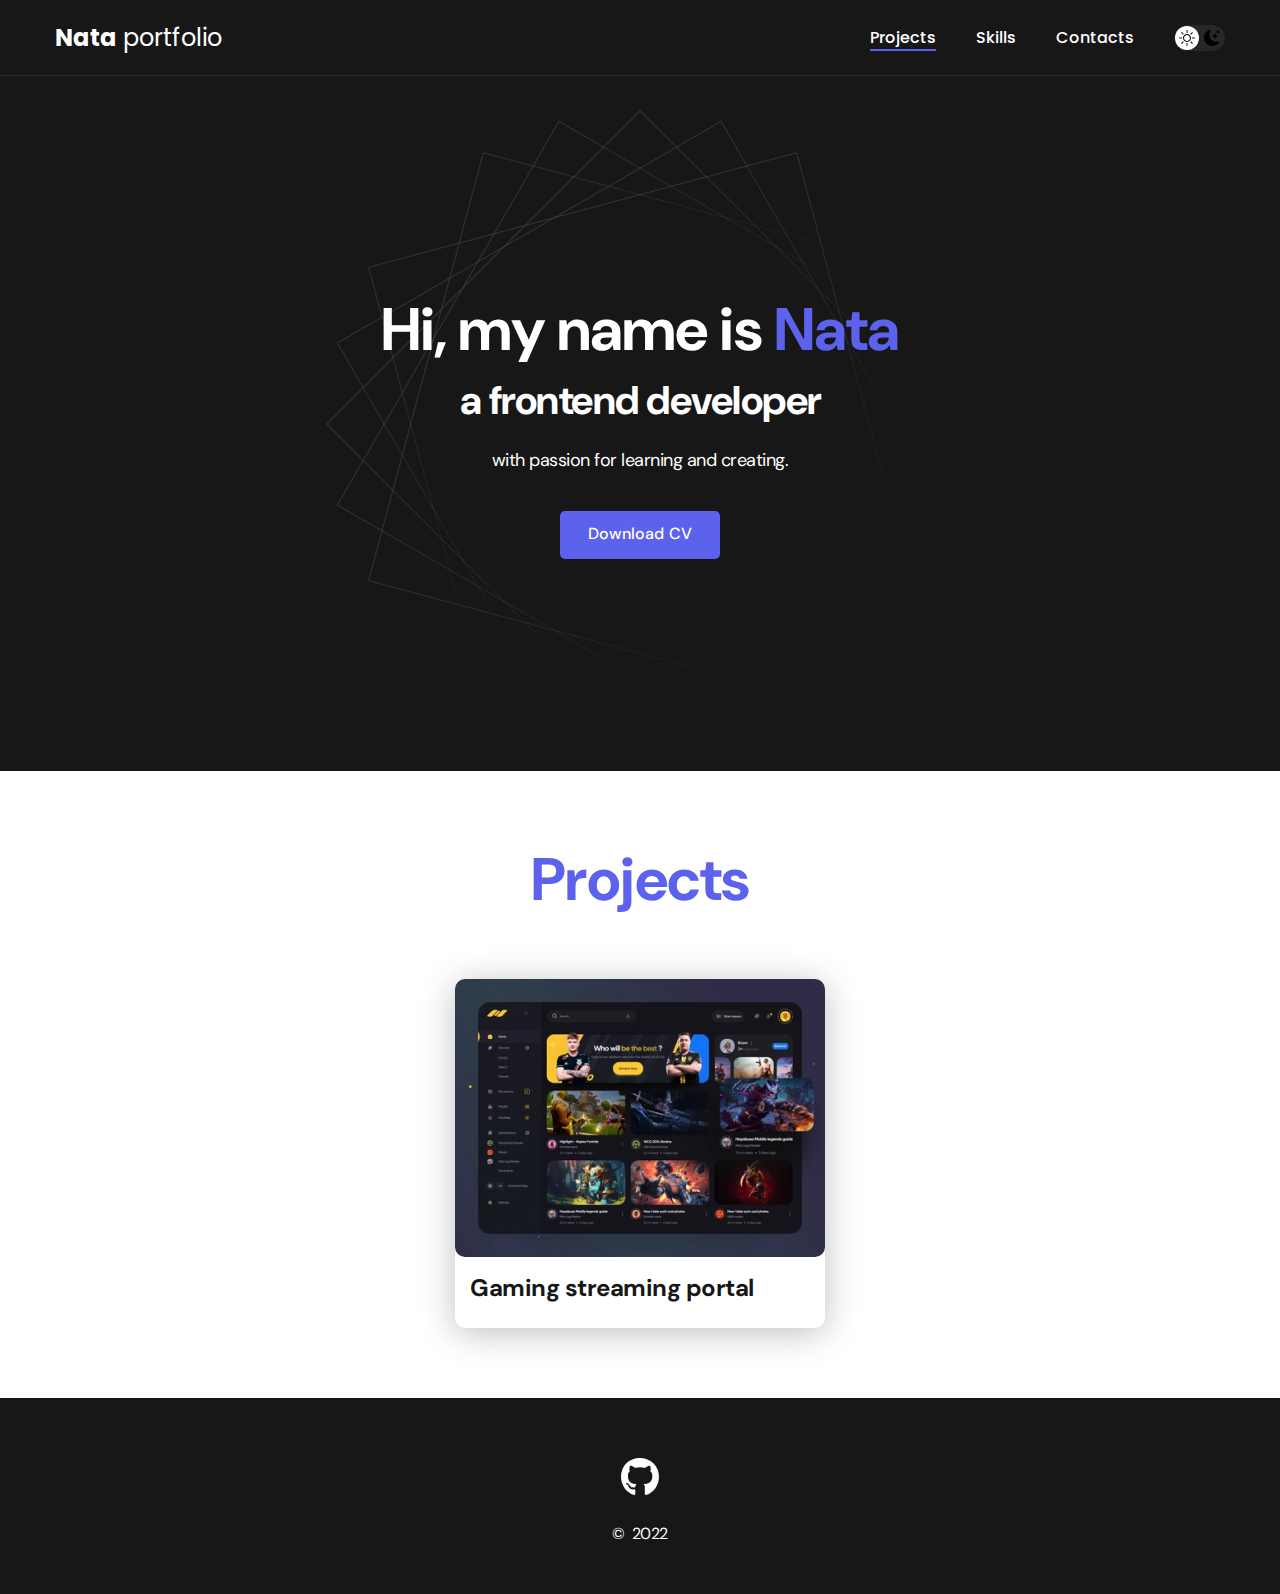
<file: index.html>
<!DOCTYPE html>
<html lang="en">
<head>
    <meta charset="UTF-8">
    <meta http-equiv="X-UA-Compatible" content="IE=edge">
    <meta name="viewport" content="width=device-width, initial-scale=1.0">
    <title>Portfolio</title>
    <link rel="stylesheet" href="./css/main.css">
</head>
<body>
    <nav class="nav">
        <div class="container">
            <div class="nav-row">
                <a href="./index.html" class="logo"> <strong>Nata</strong> portfolio</a>
                
                <button class="dark-mode-btn">
                    <img src="./img/icons/icon-sun.svg" alt="Light mode" class="dark-mode-btn__icon">
                    <img src="./img/icons/icon-moon.svg" alt="Dark mode" class="dark-mode-btn__icon">
                </button>

                <ul class="nav-list">
                    <li class="nav-list__item">
                        <a href="./index.html" class="nav-list__link nav-list__link--active">Projects</a>
                    </li>
                    <li class="nav-list__item">
                        <a href="./skills.html" class="nav-list__link">Skills</a>
                    </li>
                    <li class="nav-list__item">
                        <a href="./contacts.html" class="nav-list__link">Contacts</a>
                    </li>
                </ul>
            </div>
        </div>
    </nav>

    <header class="header">
        <div class="header__wrapper">
            <h1 class="header__title">
                <strong>Hi, my name is <em>Nata</em></strong><br>
                a frontend developer
            </h1>
            <div class="header__text">
                <p>with passion for learning and creating.</p>
            </div>
            <a href="#!" class="btn">Download CV</a>
        </div>
    </header>

    <main class="section">
        <div class="container">
            <h2 class="title-1">Projects</h2>
            <ul class="projects">
                <li class="project">
                    <a href="./project-page.html">
                        <img src="./img/projects/01.jpg" alt="Project img" class="project__img">
                        <h3 class="project__title">Gaming streaming portal</h3>
                    </a>
                </li>
            </ul>
        </div>
    </main>

    <footer class="footer">
        <div class="container">
            <div class="footer__wrapper">
                <ul class="social">
                    <li class="social__item">
                        <a href="https://github.com/nata-naumova" target="_blank"><img src="./img/icons/icon-GitHub.svg" alt="Link"></a>
                    </li>
                </ul>
                <div class="copyright">
                    <p>&copy;&nbsp; 2022</p>
                </div>
            </div>
        </div>
    </footer>

    <script src="./js/main.js"></script>

</body>
</html>
</file>
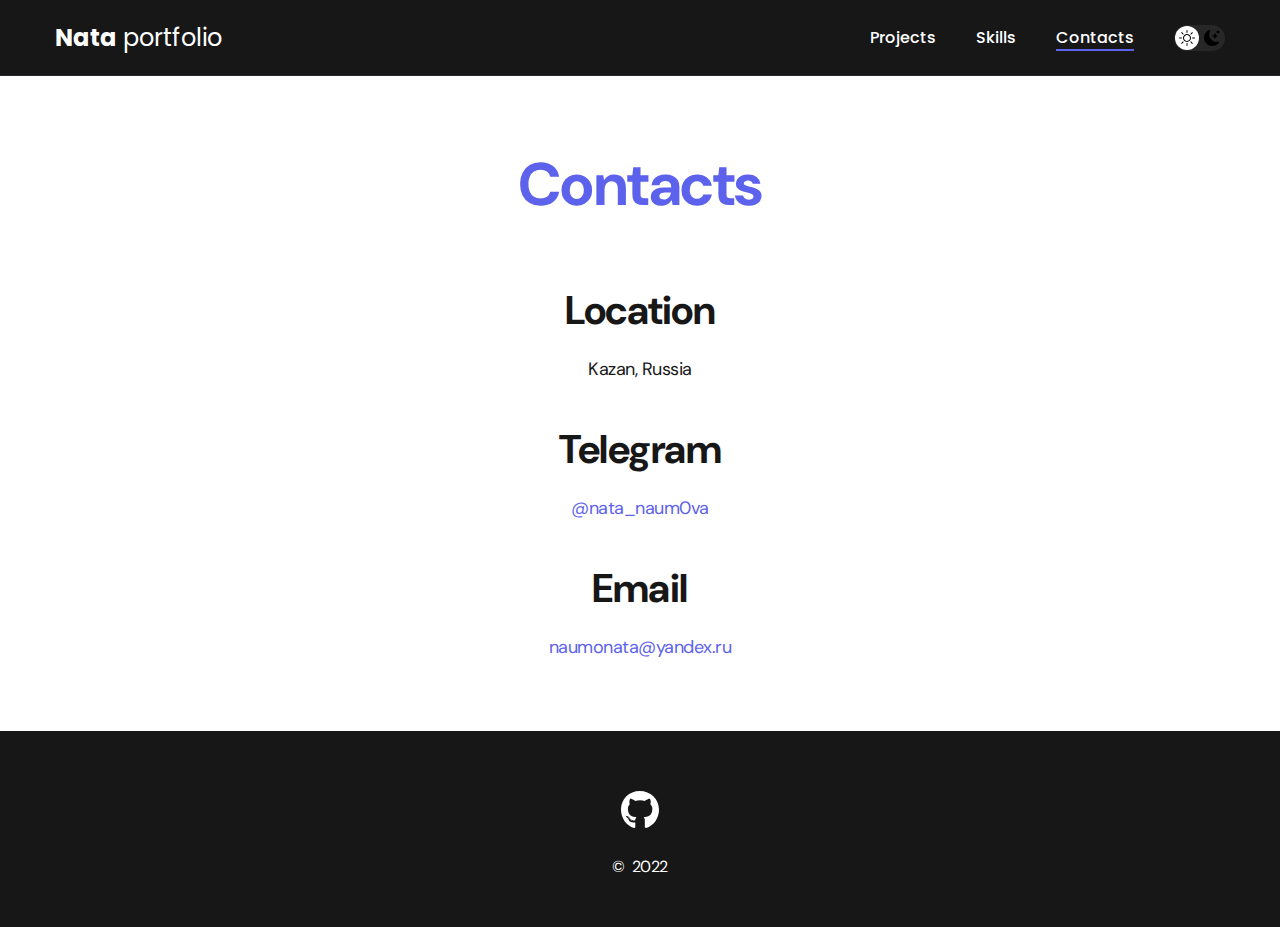
<file: contacts.html>
<!DOCTYPE html>
<html lang="en">
<head>
    <meta charset="UTF-8">
    <meta http-equiv="X-UA-Compatible" content="IE=edge">
    <meta name="viewport" content="width=device-width, initial-scale=1.0">
    <title>Portfolio</title>
    <link rel="stylesheet" href="./css/main.css">
</head>
<body>
    <nav class="nav">
        <div class="container">
            <div class="nav-row">
                <a href="./index.html" class="logo"><strong>Nata</strong> portfolio</a>

                <button class="dark-mode-btn">
                    <img src="./img/icons/icon-sun.svg" alt="Light mode" class="dark-mode-btn__icon">
                    <img src="./img/icons/icon-moon.svg" alt="Dark mode" class="dark-mode-btn__icon">
                </button>

                <ul class="nav-list">
                    <li class="nav-list__item">
                        <a href="./index.html" class="nav-list__link">Projects</a>
                    </li>
                    <li class="nav-list__item">
                        <a href="./skills.html" class="nav-list__link">Skills</a>
                    </li>
                    <li class="nav-list__item">
                        <a href="./contacts.html" class="nav-list__link nav-list__link--active">Contacts</a>
                    </li>
                </ul>
            </div>
        </div>
    </nav>

    <main class="section">
        <div class="container">
            <h1 class="title-1">Contacts</h1>
            <ul class="content-list">
                <li class="content-list__item">
                    <h2 class="title-2">Location</h2>
                    <p>Kazan, Russia</p>
                </li>
                <li class="content-list__item">
                    <h2 class="title-2">Telegram</h2>
                    <p><a href="https://t.me/nata_naum0va" target="_blank">@nata_naum0va</a></p>
                </li>
                <li class="content-list__item">
                    <h2 class="title-2">Email</h2>
                    <p><a href="mailto:naumonata@yandex.ru">naumonata@yandex.ru</a> </p>
                </li>
            </ul>
        </div>
    </main>

    <footer class="footer">
        <div class="container">
            <div class="footer__wrapper">
                <ul class="social">
                    <li class="social__item">
                        <a href="https://github.com/nata-naumova" target="_blank"><img src="./img/icons/icon-GitHub.svg" alt="Link"></a>
                    </li>
                </ul>
                <div class="copyright">
                    <p>&copy;&nbsp; 2022</p>
                </div>
            </div>
        </div>
    </footer>

    <script src="./js/main.js"></script>

</body>
</html>
</file>
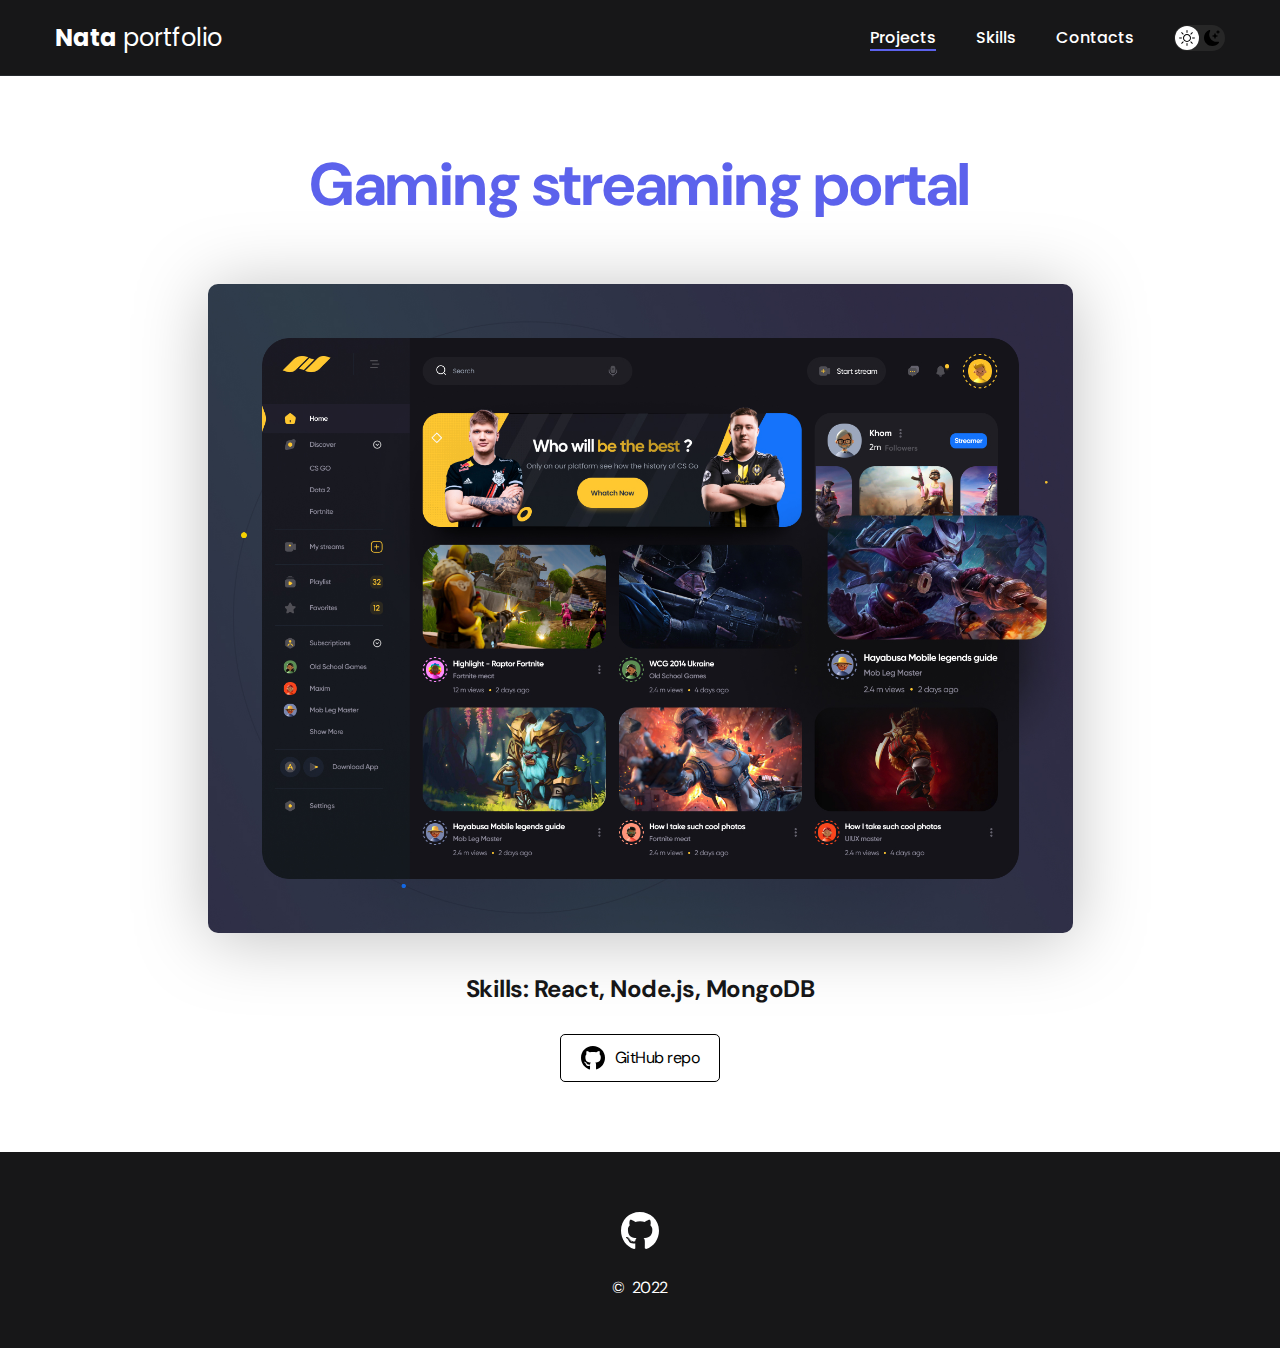
<file: project-page.html>
<!DOCTYPE html>
<html lang="en">
<head>
    <meta charset="UTF-8">
    <meta http-equiv="X-UA-Compatible" content="IE=edge">
    <meta name="viewport" content="width=device-width, initial-scale=1.0">
    <title>Portfolio</title>
    <link rel="stylesheet" href="./css/main.css">
</head>
<body>
    <nav class="nav">
        <div class="container">
            <div class="nav-row">
                <a href="./index.html" class="logo"> <strong>Nata</strong> portfolio</a>

                <button class="dark-mode-btn">
                    <img src="./img/icons/icon-sun.svg" alt="Light mode" class="dark-mode-btn__icon">
                    <img src="./img/icons/icon-moon.svg" alt="Dark mode" class="dark-mode-btn__icon">
                </button>

                <ul class="nav-list">
                    <li class="nav-list__item">
                        <a href="./index.html" class="nav-list__link nav-list__link--active">Projects</a>
                    </li>
                    <li class="nav-list__item">
                        <a href="./skills.html" class="nav-list__link">Skills</a>
                    </li>
                    <li class="nav-list__item">
                        <a href="./contacts.html" class="nav-list__link">Contacts</a>
                    </li>
                </ul>
            </div>
        </div>
    </nav>

    <main class="section">
        <div class="container">
            <div class="project-details">
                <h1 class="title-1">Gaming streaming portal</h1>
                <img src="./img/projects/01-big.jpg" alt="Detail img" class="project-details__cover">
                <div class="project-details__desc">
                    <p>Skills: React, Node.js, MongoDB</p>
                </div>
                <a href="#!" class="btn-outline">
                    <img src="./img/icons/icon-GitHub-black.svg" alt="icon-github">
                    GitHub repo
                </a>
            </div>

        </div>
    </main>

    <footer class="footer">
        <div class="container">
            <div class="footer__wrapper">
                <ul class="social">
                    <li class="social__item">
                        <a href="https://github.com/nata-naumova" target="_blank"><img src="./img/icons/icon-GitHub.svg" alt="Link"></a>
                    </li>
                </ul>
                <div class="copyright">
                    <p>&copy;&nbsp; 2022</p>
                </div>
            </div>
        </div>
    </footer>

    <script src="./js/main.js"></script>
    
</body>
</html>
</file>
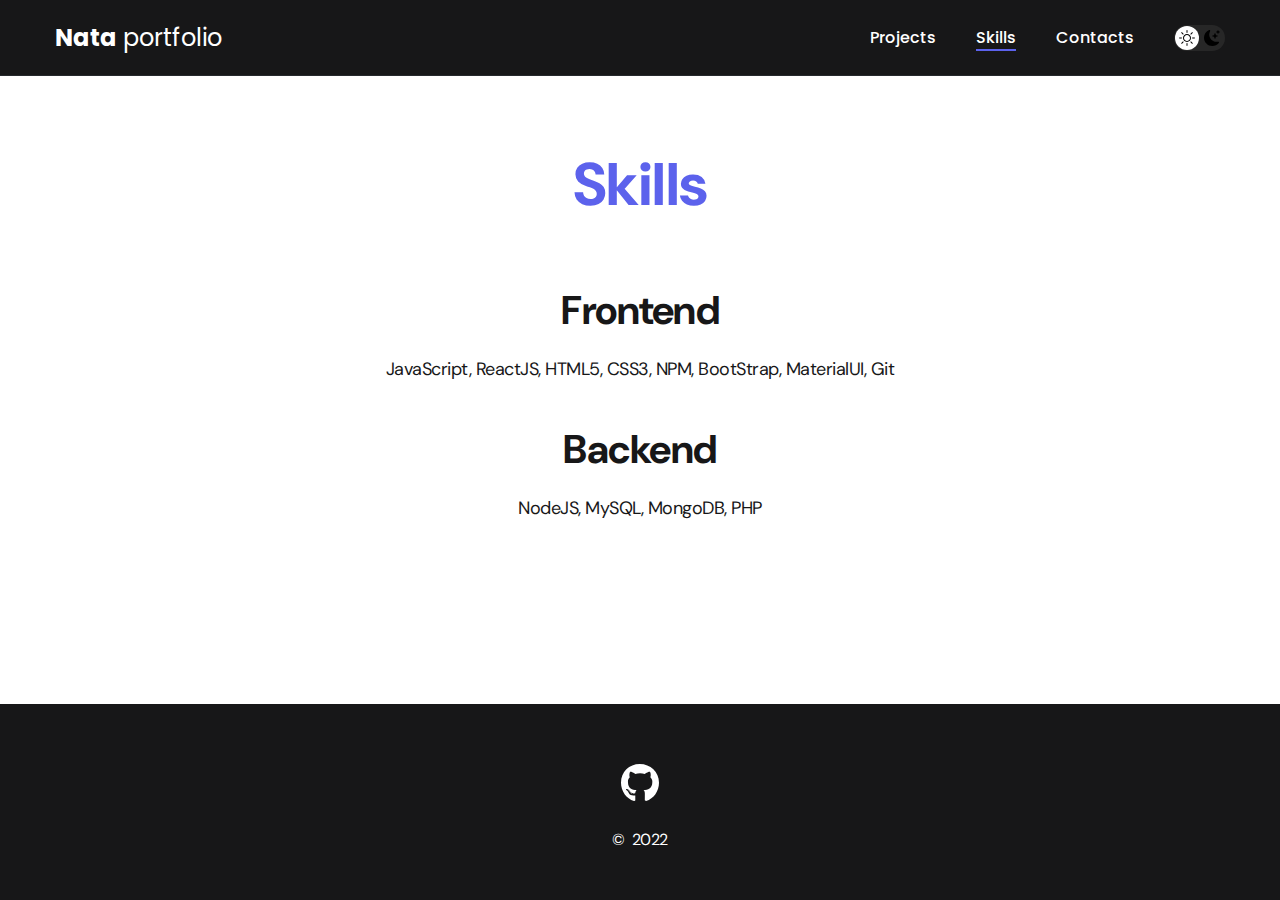
<file: skills.html>
<!DOCTYPE html>
<html lang="en">
<head>
    <meta charset="UTF-8">
    <meta http-equiv="X-UA-Compatible" content="IE=edge">
    <meta name="viewport" content="width=device-width, initial-scale=1.0">
    <title>Portfolio</title>
    <link rel="stylesheet" href="./css/main.css">
</head>
<body>
    <nav class="nav">
        <div class="container">
            <div class="nav-row">
                <a href="./index.html" class="logo"> <strong>Nata</strong> portfolio</a>

                <button class="dark-mode-btn">
                    <img src="./img/icons/icon-sun.svg" alt="Light mode" class="dark-mode-btn__icon">
                    <img src="./img/icons/icon-moon.svg" alt="Dark mode" class="dark-mode-btn__icon">
                </button>
                
                <ul class="nav-list">
                    <li class="nav-list__item">
                        <a href="./index.html" class="nav-list__link">Projects</a>
                    </li>
                    <li class="nav-list__item">
                        <a href="./skills.html" class="nav-list__link nav-list__link--active">Skills</a>
                    </li>
                    <li class="nav-list__item">
                        <a href="./contacts.html" class="nav-list__link">Contacts</a>
                    </li>
                </ul>
            </div>
        </div>
    </nav>

    <main class="section">
        <div class="container">
            <h1 class="title-1">Skills</h1>
            <ul class="content-list">
                <li class="content-list__item">
                    <h2 class="title-2">Frontend</h2>
                    <p>JavaScript, ReactJS, HTML5, CSS3, NPM, BootStrap, MaterialUI, Git</p>
                </li>
                <li class="content-list__item">
                    <h2 class="title-2">Backend</h2>
                    <p>NodeJS, MySQL, MongoDB, PHP</p>
                </li>
            </ul>
        </div>
    </main>

    <footer class="footer">
        <div class="container">
            <div class="footer__wrapper">
                <ul class="social">
                    <li class="social__item">
                        <a href="https://github.com/nata-naumova" target="_blank"><img src="./img/icons/icon-GitHub.svg" alt="Link"></a>
                    </li>
                </ul>
                <div class="copyright">
                    <p>&copy;&nbsp; 2022</p>
                </div>
            </div>
        </div>
    </footer>

    <script src="./js/main.js"></script>
    
</body>
</html>
</file>
<file: css/main.css>
@import "./reset.css";
@import url('https://fonts.googleapis.com/css2?family=DM+Sans:wght@400;500;700&family=Poppins:wght@400;500;700&display=swap');

/*
    font-family: 'DM Sans', sans-serif;
    font-family: 'Poppins', sans-serif;
*/

:root {
    --blackpure: #000000;
    --black-clr: #171718;
    --white-clr: #ffffff;
    --black-border: #26292D;
    --purple-clr: #5C62EC;

    --text-clr: var(--black-clr);
    --dark-bg: var(--black-clr);
    --dark-border: var(--black-border);
    --header-text: var(--white-clr);
    --accent-clr: var(--purple-clr);

    /* Light mode */
    --page-bg: var(--white-clr);
    --text-clr: var(--black-clr);

    --title-1: var(--accent-clr);

    --project-card-bg: var(--white-clr);
    --project-card-text: var(--black-clr);
    --box-shadow: 0px 5px 35px rgba(0, 0, 0, 0.25);

}

.dark {
    /* Dark mode */
    --page-bg: #252526;
    --text-clr: var(--white-clr);

    --title-1: var(--white-clr);

    --project-card-bg: var(--black-clr);
    --project-card-text: var(--white-clr);
    --box-shadow: 0px 5px 35px rgba(0, 0, 0, 0.8);
}

html, body {
    display: flex;
    flex-direction: column;
    min-height: 100vh;
    
    font-family: 'DM Sans', sans-serif;
    letter-spacing: -0.5px;
    
    /* Light mode */
    background-color: var(--page-bg);
    color: var(--text-clr);
}


/* General */
.section {
    padding: 70px 0;
}

.container {
    max-width: 1200px;
    width: 100%;
    padding: 0 15px;
    margin: 0 auto;
}

.title-1 {
    margin-bottom: 60px;
    font-size: 60px;
    font-weight: 700;
    line-height: 1.3;
    color: var(--title-1);
    text-align: center;
}

.title-2 {
    margin-bottom: 20px;
    font-weight: 700;
    font-size: 40px;
    line-height: 1.3;
}

/* Nav */

.nav {
    padding: 20px 0;
    border-bottom: 1px solid var(--dark-border);
    background-color: var(--dark-bg);
    color: var(--header-text);
    letter-spacing: normal;
}
.nav-row {
    display: flex;
    align-items: center;
    justify-content: flex-end;
    column-gap: 40px;
    row-gap: 20px;
    flex-wrap: wrap;
}

.logo {
    margin-right: auto;
    font-family: 'Poppins', sans-serif;
    color: var(--header-text);
    font-size: 24px;
}

.logo strong {
    font-weight: 700;
}

.nav-list {
    display: flex;
    flex-wrap: wrap;
    align-items: center;
    row-gap: 10px;
    font-family: 'Poppins', sans-serif;
    column-gap: 40px;
    font-size: 16px;
    font-weight: 500;
}

.nav-list__link {
    color: var(--header-text);
    transition: opacity 0.3s ease;
}

.nav-list__link:hover {
    opacity: 0.8;
}

.nav-list__link--active {
    position: relative;
}
.nav-list__link--active::before {
    content: '';
    position: absolute;
    top: 100%;
    left: 0;

    display: block;
    height: 2px;
    width: 100%;
    background-color: var(--accent-clr);
}

/* Dark mode btn */
.dark-mode-btn {
    order: 9;
    display: flex;
    justify-content: space-between;
    width: 51px;
    height: 26px;
    padding: 5px;
    background-color: #272727;
    border-radius: 50px;
    position: relative;
}

.dark-mode-btn::before {
    content: '';
    position: absolute;
    top: 1px;
    left: 1px;
    display: block;
    width: 24px;
    height: 24px;
    border-radius: 50%;
    background-color: var(--white-clr);
    transition:  left 0.2s ease-in;
}

.dark-mode-btn--active::before {
    left: 26px;
}

.dark-mode-btn__icon {
    position: relative;
    z-index: 9;
}

/* Header */
.header {
    padding: 40px 0;
    min-height: 695px;
    background-color: var(--dark-bg);
    background-image: url('./../img/header-bg.png');
    background-repeat: no-repeat;
    background-size: auto;
    background-position: center center;

    color: var(--header-text);
    display: flex;
    align-items: center;
    justify-content: center;
    text-align: center;
}
.header__wrapper {
    max-width: 660px;
    padding: 0 15px;
}
.header__title {
    font-family: 'DM Sans';
    font-weight: 700;
    font-size: 40px;
    line-height: 1.4;
    margin-bottom: 20px;
}
.header__title strong {
    font-size: 60px;
    font-weight: 700;
}

.header__title em {
    font-style: normal;
    color: var(--accent-clr);
}

.header__text {
    font-size: 18px;
    line-height: 1.333;
    margin-bottom: 40px;
}

.header__text p + p {
    margin-top: 0.5em;
}

/* Btn */

.btn {
    display: inline-block;
    height: 48px;
    padding: 12px 28px;
    border-radius: 5px;
    background-color: var(--accent-clr);
    color: var(--white-clr);
    letter-spacing: 0.15px;
    font-size: 16px;
    font-weight: 500;
    transition: opacity 0.3s ease;
}

.btn:hover {
    opacity: 0.8;
}

.btn:active {
    position: relative;
    top: 1px;
}

/* Btn outline */
.btn-outline {
    display: flex;
    align-items: center;
    column-gap: 10px;

    height: 48px;
    padding: 12px 20px;

    border-radius: 5px;
    border: 1px solid var(--blackpure);
    background-color: var(--white-clr);
    color: var(--blackpure);
    transition: opacity 0.3s ease;
}

.btn-outline:hover {
    opacity: 0.8;
}

.btn-outline:active {
    position: relative;
    top: 1px;
}

/* Projects */
.projects {
    display: flex;
    justify-content: center;
    flex-wrap: wrap;
    gap: 30px;
}

.project {
    max-width: 370px;
    background-color: var(--project-card-bg);
    box-shadow: var(--box-shadow);
    border-radius: 10px;
}

.project__img {
    border-radius: 10px;
}

.project__title {
    margin: 15px 15px 25px;
    font-weight: 700;
    font-size: 24px;
    line-height: 1.3;
    color: var(--project-card-text);
}

/* Project details */
.project-details {
    max-width: 865px;
    margin: 0 auto;
    display: flex;
    flex-direction: column;
    align-items: center;
    text-align: center;
}
.project-details__cover {
    max-width: 100%;
    margin-bottom: 40px;
    filter: drop-shadow(0px 5px 35px rgba(0, 0, 0, 0.25));
    border-radius: 10px;
}
.project-details__desc {
    margin-bottom: 30px;
    font-weight: 700;
    font-size: 24px;
    line-height: 1.3;
}

/* Content list */
.content-list {
    margin: 0 auto;
    max-width: 570px;
    display: flex;
    flex-direction: column;
    align-items: center;
    text-align: center;
    row-gap: 40px;
}

.content-list a {
    color: var(--accent-clr);
}

.content-list__item {
    font-size: 18px;
    line-height: 1.5;
}

.content-list__item p + p {
    margin-top: 0.5em;
}

/* Footer */
.footer {
    margin-top: auto;
    background-color: var(--dark-bg);
    padding: 60px 0 50px;
    color: var(--header-text);
}

.footer__wrapper {
    display: flex;
    flex-direction: column;
    align-items: center;
    row-gap: 27px;
}

.social {
    display: flex;
    align-items: center;
    column-gap: 30px;
}

.copyright {
    font-size: 16px;
}
.copyright p + p {
    margin-top: 0.5em;
}

@media (max-width: 620px) {
    .nav-row {
        justify-content: space-between;
    }
    .dark-mode-btn {
        order: 0;
    }
    .header {
        min-height: unset;
    }
    .header__title {
        font-size: 30px;
    }
    .header__title strong {
        font-size: 40px;
    }

    .section {
        padding: 40px 0;
    }

    .title-1 {
        font-size: 40px;
        margin-bottom: 30px;
    }
    .title-2 {
        font-size: 30px;
        margin-bottom: 10px;
    }
    .project__title {
        font-size: 22px;
    }

    .social {
        column-gap: 20px;
    }
    .social__item {
        width: 28px;
    }
    .content-list {
        row-gap: 20px;
    }
    .content-list__item {
        font-size: 16px;
    }
    .project-details__desc {
        font-size: 22px;
        margin-bottom: 20px;
    }

    .footer {
        padding: 40px 0 30px;
    }
    
    .footer__wrapper {
        row-gap: 20px;
    }
}
</file>
